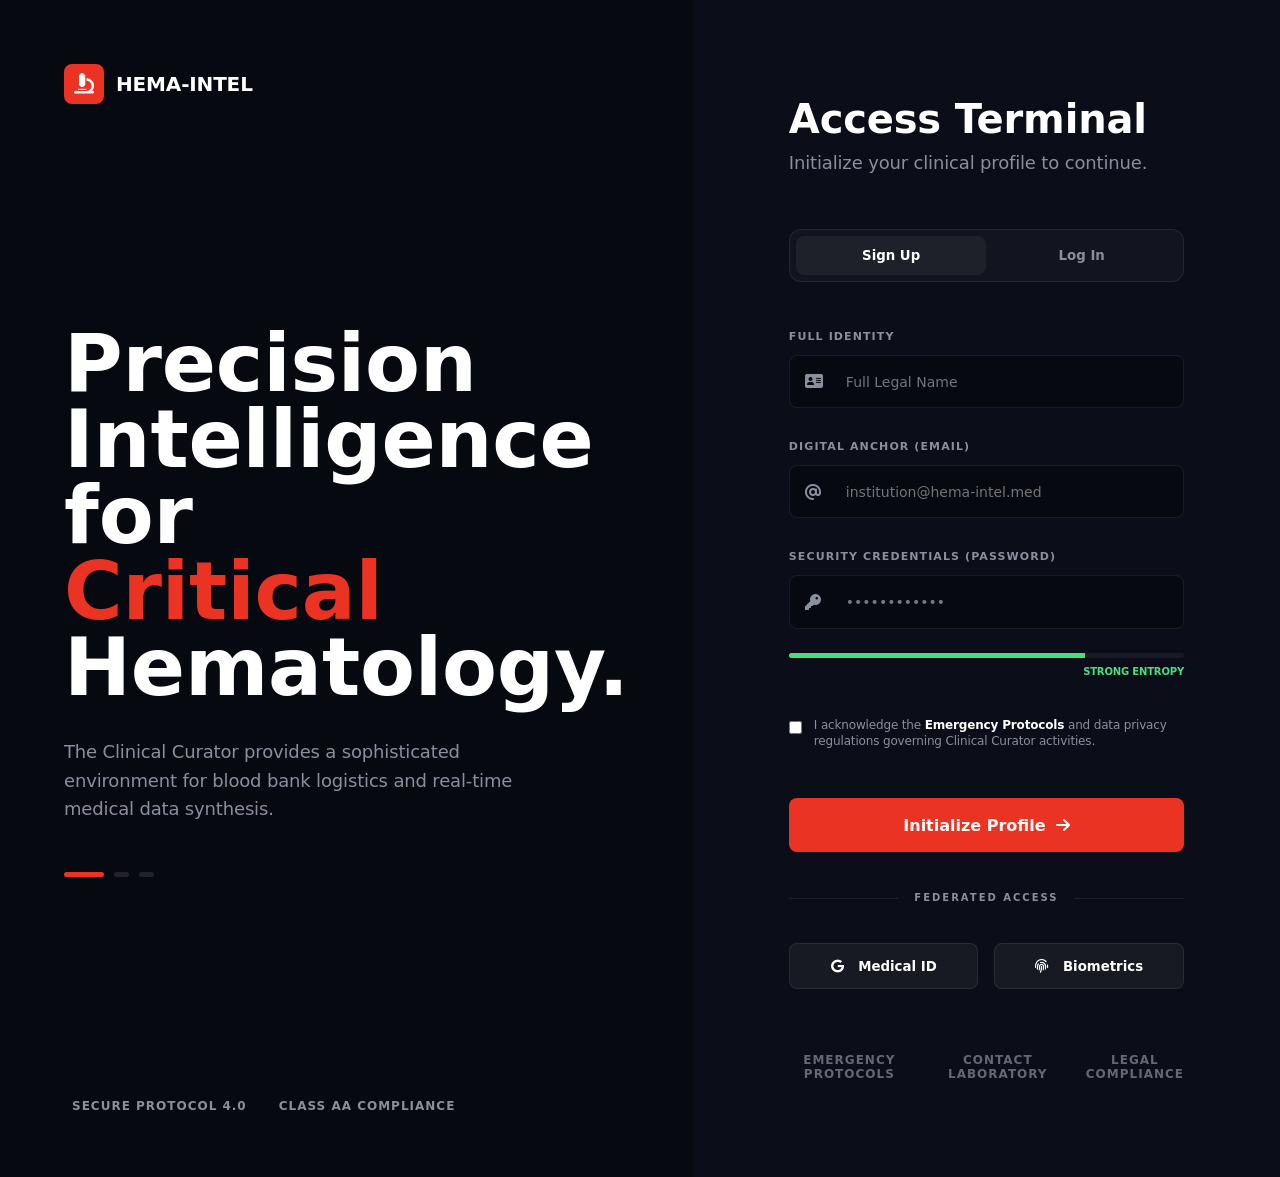
<file: index.html>
<!DOCTYPE html>
<html lang="en">
<head>
    <meta charset="UTF-8">
    <meta name="viewport" content="width=device-width, initial-scale=1.0">
    <title>HEMA-INTEL | Access Terminal</title>
    <link rel="stylesheet" href="styles.css">
    <link rel="stylesheet" href="https://cdnjs.cloudflare.com/ajax/libs/font-awesome/6.4.0/css/all.min.css">
</head>
<body style="min-height: 100vh; display: grid; grid-template-columns: 1fr 1fr;">
    <!-- Branding Section (Right Side from screenshot) -->
    <div style="background: linear-gradient(rgba(7, 9, 17, 0.9), rgba(7, 9, 17, 0.9)), url('https://images.unsplash.com/photo-1579165466541-74e2b493e159?q=80&w=2070&auto=format&fit=crop'); background-size: cover; display: flex; flex-direction: column; justify-content: space-between; padding: 4rem;">
        <div style="display: flex; align-items: center; gap: 12px; font-weight: 800; font-size: 1.25rem;">
            <div style="background: var(--accent-red); width: 40px; height: 40px; border-radius: 8px; display: flex; align-items: center; justify-content: center;">
                <i class="fa-solid fa-microscope" style="color: white; font-size: 1.25rem;"></i>
            </div>
            HEMA-INTEL
        </div>
        
        <div>
            <h1 style="font-size: 5rem; font-weight: 800; line-height: 0.95; margin-bottom: 2rem;">Precision<br>Intelligence for<br><span style="color: var(--accent-red);">Critical</span><br>Hematology.</h1>
            <p style="color: var(--text-secondary); max-width: 500px; font-size: 1.125rem; line-height: 1.6;">The Clinical Curator provides a sophisticated environment for blood bank logistics and real-time medical data synthesis.</p>
            <div style="display: flex; gap: 10px; margin-top: 3rem;">
                <div style="width: 40px; height: 5px; background: var(--accent-red); border-radius: 999px;"></div>
                <div style="width: 15px; height: 5px; background: rgba(255, 255, 255, 0.1); border-radius: 999px;"></div>
                <div style="width: 15px; height: 5px; background: rgba(255, 255, 255, 0.1); border-radius: 999px;"></div>
            </div>
        </div>

        <div style="font-size: 0.75rem; color: var(--text-secondary); display: flex; gap: 2rem; font-weight: 700; text-transform: uppercase; letter-spacing: 1px;">
            <div style="display: flex; align-items: center; gap: 8px;"><i class="fa-solid fa-shield-check" style="color: var(--accent-red);"></i> SECURE PROTOCOL 4.0</div>
            <div>CLASS AA COMPLIANCE</div>
        </div>
    </div>

    <!-- Login Form Section (Left Side from screenshot) -->
    <div style="padding: 6rem; display: flex; flex-direction: column; justify-content: center; background: #0b0d18;">
        <div style="max-width: 440px; margin: 0 auto; width: 100%;">
            <header style="margin-bottom: 3.5rem;">
                <h2 style="font-size: 2.5rem; font-weight: 800; margin-bottom: 10px;">Access Terminal</h2>
                <p style="color: var(--text-secondary); font-size: 1.125rem;">Initialize your clinical profile to continue.</p>
            </header>

            <div style="display: grid; grid-template-columns: 1fr 1fr; background: rgba(255, 255, 255, 0.03); border-radius: 12px; padding: 6px; margin-bottom: 3rem; border: 1px solid var(--border-color);">
                <button style="background: rgba(255, 255, 255, 0.05); color: white; border: none; padding: 0.75rem; border-radius: 8px; font-weight: 700; cursor: pointer;">Sign Up</button>
                <button style="background: transparent; color: var(--text-secondary); border: none; padding: 0.75rem; border-radius: 8px; font-weight: 700; cursor: pointer;">Log In</button>
            </div>

            <form id="loginForm">
                <div style="margin-bottom: 2rem;">
                    <label class="label-clinical">Full Identity</label>
                    <div style="position: relative;">
                        <i class="fa-solid fa-address-card" style="position: absolute; left: 1rem; top: 1.15rem; color: var(--text-secondary);"></i>
                        <input type="text" class="terminal-input" placeholder="Full Legal Name" style="padding-left: 3.5rem;" required>
                    </div>
                </div>

                <div style="margin-bottom: 2rem;">
                    <label class="label-clinical">Digital Anchor (Email)</label>
                    <div style="position: relative;">
                        <i class="fa-solid fa-at" style="position: absolute; left: 1rem; top: 1.15rem; color: var(--text-secondary);"></i>
                        <input type="email" class="terminal-input" placeholder="institution@hema-intel.med" style="padding-left: 3.5rem;" required>
                    </div>
                </div>

                <div style="margin-bottom: 1.5rem;">
                    <label class="label-clinical">Security Credentials (Password)</label>
                    <div style="position: relative;">
                        <i class="fa-solid fa-key" style="position: absolute; left: 1rem; top: 1.15rem; color: var(--text-secondary);"></i>
                        <input type="password" class="terminal-input" placeholder="••••••••••••" style="padding-left: 3.5rem;" required>
                    </div>
                </div>

                <div style="margin-bottom: 2.5rem;">
                    <div style="width: 100%; height: 5px; background: rgba(255, 255, 255, 0.05); border-radius: 999px; position: relative; overflow: hidden;">
                        <div style="position: absolute; left: 0; top: 0; height: 100%; width: 75%; background: #4ade80;"></div>
                    </div>
                    <div style="display: flex; justify-content: flex-end; margin-top: 8px; font-size: 0.625rem; font-weight: 900; color: #4ade80; text-transform: uppercase;">Strong Entropy</div>
                </div>

                <div style="display: flex; align-items: start; gap: 12px; margin-bottom: 3rem;">
                    <input type="checkbox" style="margin-top: 4px;" required>
                    <p style="font-size: 0.75rem; line-height: 1.4; color: var(--text-secondary);">I acknowledge the <span style="font-weight: 800; color: white;">Emergency Protocols</span> and data privacy regulations governing Clinical Curator activities.</p>
                </div>

                <button type="submit" class="btn-clinical" style="margin-bottom: 2.5rem;">Initialize Profile <i class="fa-solid fa-arrow-right"></i></button>

                <div style="text-align: center; color: var(--text-secondary); font-size: 0.625rem; font-weight: 800; text-transform: uppercase; letter-spacing: 2px; margin-bottom: 2.5rem; position: relative;">
                    <span style="background: #0b0d18; padding: 0 1rem; z-index: 10; position: relative;">Federated Access</span>
                    <div style="position: absolute; top: 50%; width: 100%; height: 1px; background: var(--border-color); left: 0;"></div>
                </div>

                <div style="display: grid; grid-template-columns: 1fr 1fr; gap: 1rem; margin-bottom: 4rem;">
                    <button class="btn-secondary"><i class="fa-brands fa-google" style="margin-right: 10px;"></i> Medical ID</button>
                    <button class="btn-secondary"><i class="fa-solid fa-fingerprint" style="margin-right: 10px;"></i> Biometrics</button>
                </div>
            </form>

            <footer style="text-align: center; font-size: 0.75rem; color: var(--text-secondary); text-transform: uppercase; letter-spacing: 1px; font-weight: 700; display: flex; justify-content: center; gap: 2rem;">
                <a href="#" style="color: inherit; text-decoration: none; opacity: 0.7;">Emergency Protocols</a>
                <a href="#" style="color: inherit; text-decoration: none; opacity: 0.7;">Contact Laboratory</a>
                <a href="#" style="color: inherit; text-decoration: none; opacity: 0.7;">Legal Compliance</a>
            </footer>
        </div>
    </div>

    <script>
        document.getElementById('loginForm').addEventListener('submit', function(e) {
            e.preventDefault();
            const btn = e.target.querySelector('button');
            btn.innerHTML = '<i class="fa-solid fa-spinner fa-spin"></i> PRE-SYNCING...';
            setTimeout(() => {
                window.location.href = 'dashboard.html';
            }, 1000);
        });
    </script>
</body>
</html>
</file>
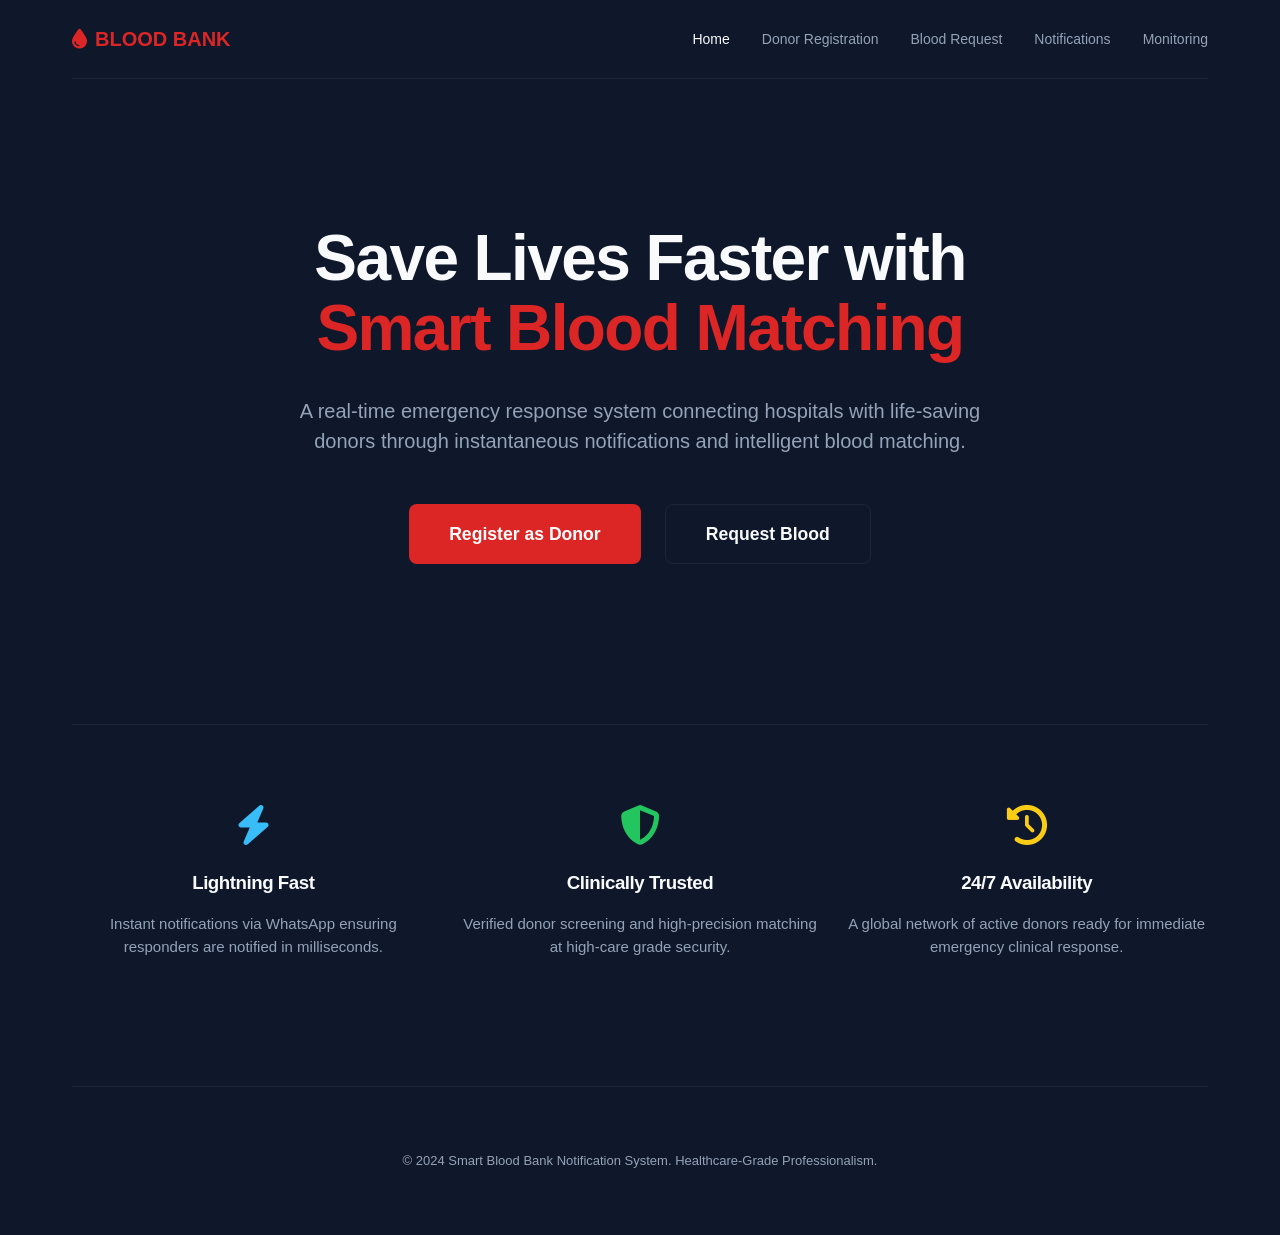
<file: FRONTEND/index.html>
<!DOCTYPE html>
<html lang="en">
<head>
    <meta charset="UTF-8">
    <meta name="viewport" content="width=device-width, initial-scale=1.0">
    <title>Smart Blood Bank | Save Lives Faster</title>
    <link rel="stylesheet" href="styles.css">
    <link rel="stylesheet" href="https://cdnjs.cloudflare.com/ajax/libs/font-awesome/6.4.0/css/all.min.css">
</head>
<body>
    <div class="container">
        <nav class="navbar">
            <div class="logo">
                <i class="fa-solid fa-droplet"></i> BLOOD BANK
            </div>
            <div class="nav-links">
                <a href="index.html" class="nav-link active">Home</a>
                <a href="register.html" class="nav-link">Donor Registration</a>
                <a href="request.html" class="nav-link">Blood Request</a>
                <a href="dashboard.html" class="nav-link">Notifications</a>
                <a href="admin.html" class="nav-link">Monitoring</a>
            </div>
        </nav>

        <section class="hero" style="text-align: center; padding: 6rem 0;">
            <h1 style="font-size: 4rem; line-height: 1.1; margin-bottom: 2rem;">Save Lives Faster with<br><span style="color: var(--primary);">Smart Blood Matching</span></h1>
            <p style="font-size: 1.25rem; color: var(--text-muted); max-width: 700px; margin: 0 auto; margin-bottom: 3rem;">A real-time emergency response system connecting hospitals with life-saving donors through instantaneous notifications and intelligent blood matching.</p>
            <div style="display: flex; gap: 1.5rem; justify-content: center;">
                <a href="register.html" class="btn btn-primary" style="padding: 1rem 2.5rem; font-size: 1.1rem;">Register as Donor</a>
                <a href="request.html" class="btn btn-outline" style="padding: 1rem 2.5rem; font-size: 1.1rem;">Request Blood</a>
            </div>
        </section>

        <section class="trust-indicators grid grid-3" style="margin-top: 4rem; text-align: center; border-top: 1px solid var(--border); padding-top: 5rem;">
            <div class="indicator">
                <i class="fa-solid fa-bolt" style="font-size: 2.5rem; color: var(--accent); margin-bottom: 1.5rem;"></i>
                <h3 style="margin-bottom: 1rem;">Lightning Fast</h3>
                <p style="color: var(--text-muted); font-size: 0.9375rem;">Instant notifications via WhatsApp ensuring responders are notified in milliseconds.</p>
            </div>
            <div class="indicator">
                <i class="fa-solid fa-shield-halved" style="font-size: 2.5rem; color: var(--success); margin-bottom: 1.5rem;"></i>
                <h3 style="margin-bottom: 1rem;">Clinically Trusted</h3>
                <p style="color: var(--text-muted); font-size: 0.9375rem;">Verified donor screening and high-precision matching at high-care grade security.</p>
            </div>
            <div class="indicator">
                <i class="fa-solid fa-clock-rotate-left" style="font-size: 2.5rem; color: var(--warning); margin-bottom: 1.5rem;"></i>
                <h3 style="margin-bottom: 1rem;">24/7 Availability</h3>
                <p style="color: var(--text-muted); font-size: 0.9375rem;">A global network of active donors ready for immediate emergency clinical response.</p>
            </div>
        </section>

        <footer style="margin-top: 8rem; padding: 4rem 0; text-align: center; border-top: 1px solid var(--border); font-size: 0.8125rem; color: var(--text-muted);">
            <p>© 2024 Smart Blood Bank Notification System. Healthcare-Grade Professionalism.</p>
        </footer>
    </div>
</body>
</html>
</file>
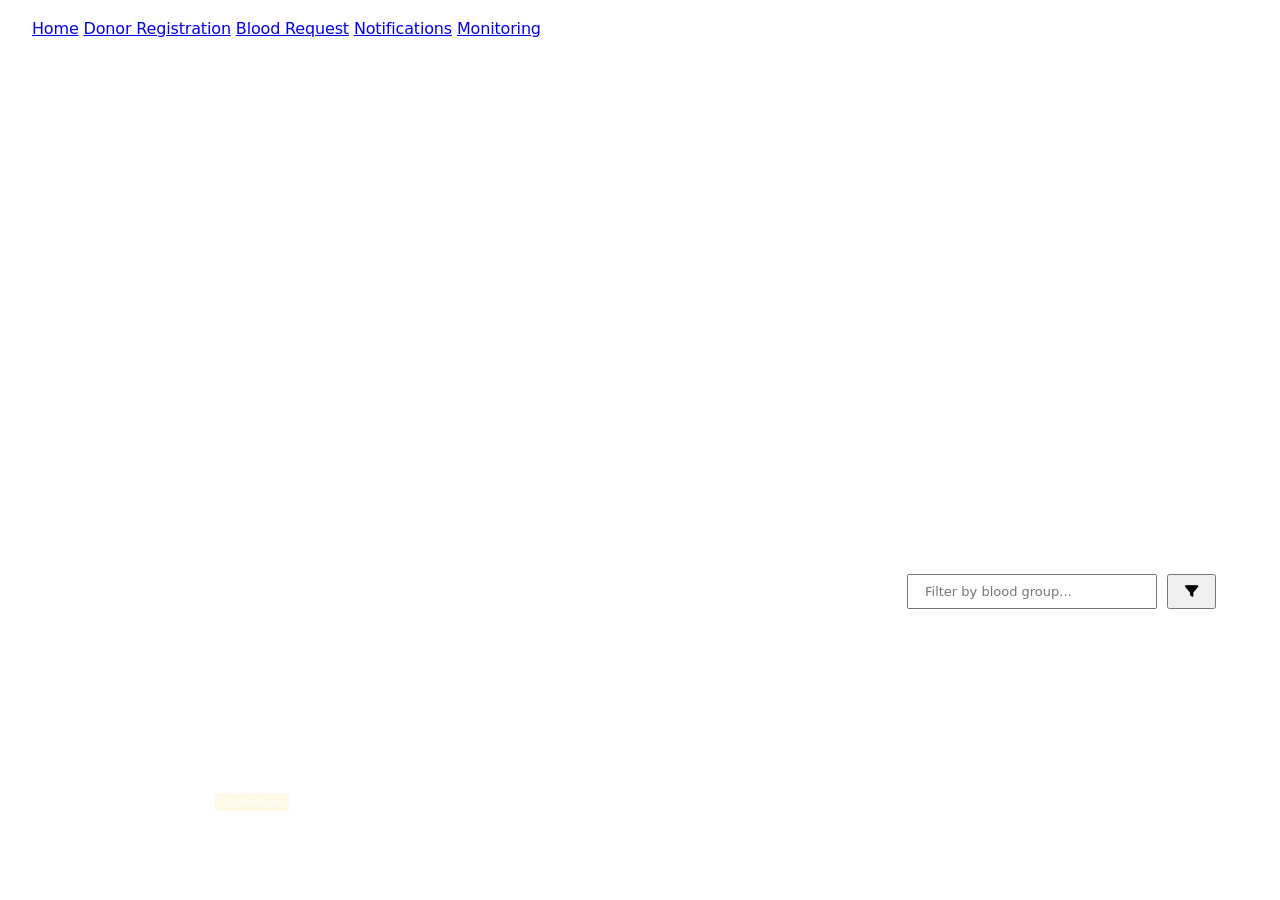
<file: admin.html>
<!DOCTYPE html>
<html lang="en">
<head>
    <meta charset="UTF-8">
    <meta name="viewport" content="width=device-width, initial-scale=1.0">
    <title>Monitoring Panel | Smart Blood Bank</title>
    <link rel="stylesheet" href="styles.css">
    <link rel="stylesheet" href="https://cdnjs.cloudflare.com/ajax/libs/font-awesome/6.4.0/css/all.min.css">
</head>
<body style="background-color: var(--bg-main);">
    <div class="container">
        <nav class="navbar">
            <div class="logo">
                <i class="fa-solid fa-droplet"></i> BLOOD BANK
            </div>
            <div class="nav-links">
                <a href="index.html" class="nav-link">Home</a>
                <a href="register.html" class="nav-link">Donor Registration</a>
                <a href="request.html" class="nav-link">Blood Request</a>
                <a href="dashboard.html" class="nav-link">Notifications</a>
                <a href="admin.html" class="nav-link active">Monitoring</a>
            </div>
        </nav>

        <main style="padding: 4rem 0;">
            <div style="margin-bottom: 3rem;">
                <h1 style="font-size: 2.25rem; margin-bottom: 0.5rem;">Admin / Monitoring Panel</h1>
                <p style="font-size: 0.9375rem; color: var(--text-muted);">Overview of clinical operational metrics and recent demand cycles.</p>
            </div>

            <div class="grid grid-3" style="margin-bottom: 4rem;">
                <div class="card" style="text-align: center;">
                    <div style="font-size: 0.75rem; color: var(--text-muted); text-transform: uppercase; margin-bottom: 0.5rem; letter-spacing: 1px;">Total Donors</div>
                    <div style="font-size: 2.5rem; font-weight: 800;">12,482</div>
                    <div style="font-size: 0.75rem; color: var(--success); margin-top: 5px;">+14% from last month</div>
                </div>
                <div class="card" style="text-align: center;">
                    <div style="font-size: 0.75rem; color: var(--text-muted); text-transform: uppercase; margin-bottom: 0.5rem; letter-spacing: 1px;">Active Donors</div>
                    <div style="font-size: 2.5rem; font-weight: 800;">3,105</div>
                    <div style="font-size: 0.75rem; color: var(--text-muted); margin-top: 5px;"><i class="fa-solid fa-circle dot-active"></i> Online</div>
                </div>
                <div class="card" style="text-align: center;">
                    <div style="font-size: 0.75rem; color: var(--text-muted); text-transform: uppercase; margin-bottom: 0.5rem; letter-spacing: 1px;">Requests Today</div>
                    <div style="font-size: 2.5rem; font-weight: 800;">14</div>
                    <div style="font-size: 0.75rem; color: var(--primary); margin-top: 5px;">4 Critical Pending</div>
                </div>
            </div>

            <div class="card" style="padding: 0;">
                <div style="padding: 2rem; border-bottom: 1px solid var(--border); display: flex; justify-content: space-between; align-items: center;">
                    <h3 style="font-size: 1.125rem;">Recent Requests</h3>
                    <div style="display: flex; gap: 10px;">
                        <input type="text" class="input" placeholder="Filter by blood group..." style="padding: 0.5rem 1rem; width: 250px; font-size: 0.8125rem;">
                        <button class="btn btn-outline" style="padding: 0.5rem 1rem;"><i class="fa-solid fa-filter"></i></button>
                    </div>
                </div>
                <div style="overflow-x: auto;">
                    <table style="width: 100%; border-collapse: collapse; text-align: left; font-size: 0.875rem;">
                        <thead>
                            <tr style="background: rgba(255, 255, 255, 0.02); border-bottom: 1px solid var(--border);">
                                <th style="padding: 1.5rem 2rem; color: var(--text-muted);">ID</th>
                                <th style="padding: 1.5rem 2rem; color: var(--text-muted);">Blood Group</th>
                                <th style="padding: 1.5rem 2rem; color: var(--text-muted);">Facility</th>
                                <th style="padding: 1.5rem 2rem; color: var(--text-muted);">Urgency</th>
                                <th style="padding: 1.5rem 2rem; color: var(--text-muted);">Contact Number</th>
                                <th style="padding: 1.5rem 2rem; color: var(--text-muted);">Status</th>
                            </tr>
                        </thead>
                        <tbody>
                            <tr style="border-bottom: 1px solid var(--border);">
                                <td style="padding: 1.5rem 2rem;">#44201</td>
                                <td style="padding: 1.5rem 2rem;"><span class="badge badge-red" style="padding: 0.2rem 0.5rem; font-size: 0.65rem;">O- Negative</span></td>
                                <td style="padding: 1.5rem 2rem;">Royal London Hospital</td>
                                <td style="padding: 1.5rem 2rem;"><span style="color: var(--primary); font-weight: 700;">Critical</span></td>
                                <td style="padding: 1.5rem 2rem;">+1 (555) 012-3456</td>
                                <td style="padding: 1.5rem 2rem;"><span style="color: var(--secondary); opacity: 0.6;">Matching...</span></td>
                            </tr>
                            <tr style="border-bottom: 1px solid var(--border);">
                                <td style="padding: 1.5rem 2rem;">#44202</td>
                                <td style="padding: 1.5rem 2rem;"><span class="badge badge-blue" style="padding: 0.2rem 0.5rem; font-size: 0.65rem; color: var(--warning); background: rgba(250, 204, 21, 0.1);">A+ Positive</span></td>
                                <td style="padding: 1.5rem 2rem;">St. Mary's Clinic</td>
                                <td style="padding: 1.5rem 2rem;"><span style="color: var(--warning); font-weight: 700;">Urgent</span></td>
                                <td style="padding: 1.5rem 2rem;">+1 (555) 987-6543</td>
                                <td style="padding: 1.5rem 2rem;"><span style="color: var(--success); font-weight: 700;">In Transit</span></td>
                            </tr>
                        </tbody>
                    </table>
                </div>
            </div>
        </main>
    </div>
</body>
</html>
</file>
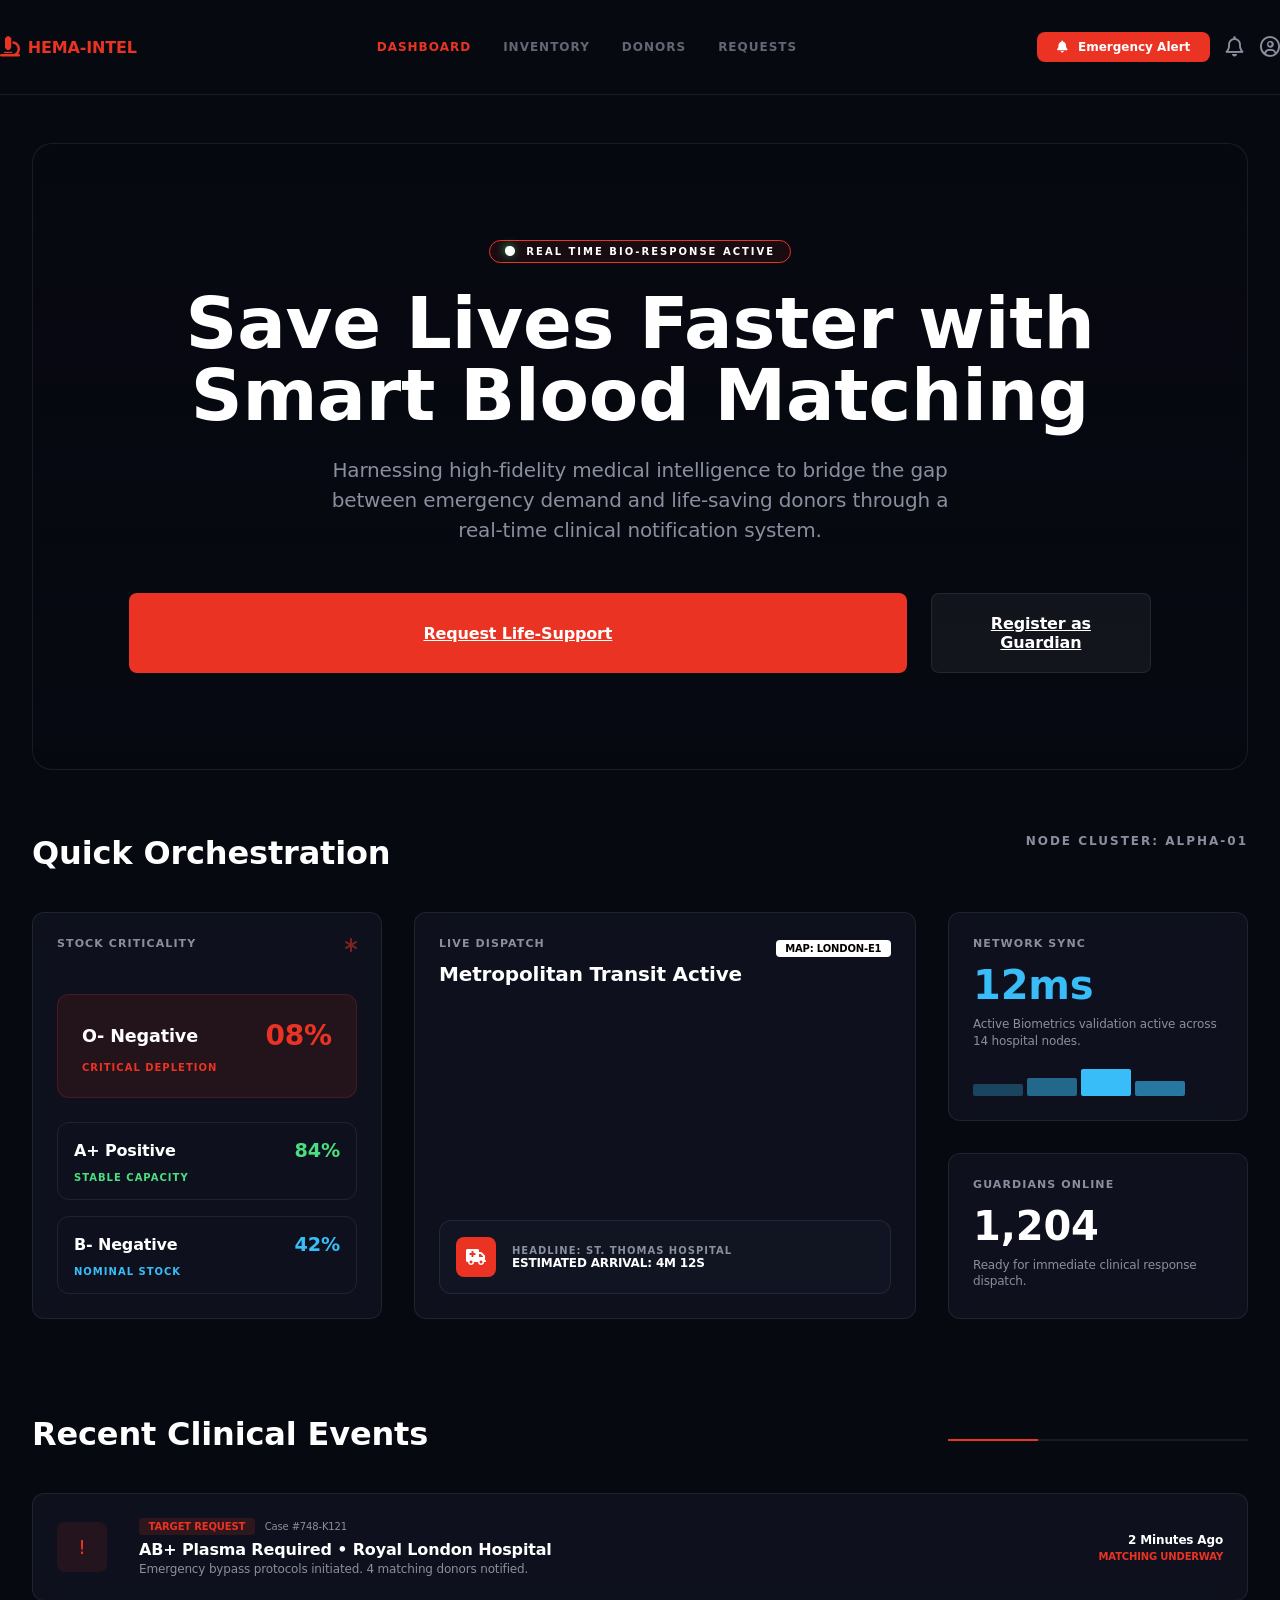
<file: dashboard.html>
<!DOCTYPE html>
<html lang="en">
<head>
    <meta charset="UTF-8">
    <meta name="viewport" content="width=device-width, initial-scale=1.0">
    <title>HEMA-INTEL | Clinical Hub</title>
    <link rel="stylesheet" href="styles.css">
    <link rel="stylesheet" href="https://cdnjs.cloudflare.com/ajax/libs/font-awesome/6.4.0/css/all.min.css">
</head>
<body>
    <header class="container" style="display: flex; justify-content: space-between; align-items: center; padding: 2rem 0; border-bottom: 1px solid var(--border-color); margin-bottom: 3rem;">
        <div style="font-weight: 800; color: var(--accent-red); display: flex; align-items: center; gap: 8px;">
            <i class="fa-solid fa-microscope" style="font-size: 1.25rem;"></i> HEMA-INTEL
        </div>
        <nav style="display: flex; gap: 2rem; font-size: 0.75rem; font-weight: 800; text-transform: uppercase; letter-spacing: 1px;">
            <a href="dashboard.html" style="color: var(--accent-red); text-decoration: none;">Dashboard</a>
            <a href="#" style="color: var(--text-secondary); text-decoration: none; opacity: 0.7;">Inventory</a>
            <a href="#" style="color: var(--text-secondary); text-decoration: none; opacity: 0.7;">Donors</a>
            <a href="request.html" style="color: var(--text-secondary); text-decoration: none; opacity: 0.7;">Requests</a>
        </nav>
        <div style="display: flex; gap: 1rem; align-items: center;">
            <button class="btn-clinical" style="padding: 0.5rem 1.25rem; font-size: 0.75rem;"><i class="fa-solid fa-bell"></i> Emergency Alert</button>
            <i class="fa-regular fa-bell" style="color: var(--text-secondary); font-size: 1.25rem; cursor: pointer;"></i>
            <i class="fa-regular fa-circle-user" style="color: var(--text-secondary); font-size: 1.25rem; cursor: pointer;"></i>
        </div>
    </header>

    <main class="container">
        <!-- Hero Section -->
        <section style="background: linear-gradient(rgba(7, 9, 17, 0.6), rgba(7, 9, 17, 0.9)), url('https://images.unsplash.com/photo-1519494140681-8b17d830a3e9?q=80&w=2070&auto=format&fit=crop'); background-size: cover; background-position: center; border-radius: 20px; padding: 6rem; margin-bottom: 4rem; text-align: center; border: 1px solid var(--border-color); position: relative; overflow: hidden;">
            <div style="background: rgba(234, 51, 35, 0.08); border: 1px solid var(--accent-red); padding: 5px 15px; border-radius: 99px; font-size: 0.625rem; font-weight: 900; text-transform: uppercase; letter-spacing: 2px; width: fit-content; margin: 0 auto 1.5rem auto;">
                <i class="fa-solid fa-circle dot-live"></i> Real Time Bio-Response Active
            </div>
            <h1 style="font-size: 4.5rem; font-weight: 800; line-height: 1; margin-bottom: 1.5rem;">Save Lives Faster with<br><span style="color: var(--text-primary);">Smart Blood Matching</span></h1>
            <p style="color: var(--text-secondary); max-width: 650px; margin: 0 auto 3rem auto; font-size: 1.25rem; line-height: 1.5;">Harnessing high-fidelity medical intelligence to bridge the gap between emergency demand and life-saving donors through a real-time clinical notification system.</p>
            <div style="display: flex; gap: 1.5rem; justify-content: center;">
                <a href="request.html" class="btn-clinical" style="padding: 1.25rem 2.5rem; font-size: 1rem;">Request Life-Support</a>
                <a href="register.html" class="btn-secondary" style="padding: 1.25rem 2.5rem; font-size: 1rem;">Register as Guardian</a>
            </div>
        </section>

        <!-- Quick Orchestration -->
        <section style="margin-bottom: 6rem;">
            <div style="display: flex; justify-content: space-between; margin-bottom: 2.5rem;">
                <h2 style="font-size: 2rem; font-weight: 800;">Quick Orchestration</h2>
                <div style="font-size: 0.75rem; font-weight: 900; color: var(--text-secondary); text-transform: uppercase; letter-spacing: 2px;">Node Cluster: Alpha-01</div>
            </div>

            <div style="display: grid; grid-template-columns: 350px 1fr 300px; gap: 2rem;">
                <!-- Stock Criticality -->
                <div class="glass-card">
                    <div style="display: flex; justify-content: space-between; align-items: start; margin-bottom: 2rem;">
                        <span class="label-clinical">Stock Criticality</span>
                        <i class="fa-solid fa-asterisk" style="color: var(--accent-red); opacity: 0.5;"></i>
                    </div>
                    
                    <div style="background: rgba(234, 51, 35, 0.1); padding: 1.5rem; border-radius: 12px; margin-bottom: 1.5rem; border: 1px solid rgba(234, 51, 35, 0.2);">
                        <div style="display: flex; justify-content: space-between; align-items: center; margin-bottom: 10px;">
                            <h3 style="font-size: 1.1rem; font-weight: 800;">O- Negative</h3>
                            <span style="font-size: 1.75rem; font-weight: 900; color: var(--accent-red);">08%</span>
                        </div>
                        <div style="font-size: 0.625rem; font-weight: 900; color: var(--accent-red); text-transform: uppercase; letter-spacing: 1px;">Critical Depletion</div>
                    </div>

                    <div style="padding: 1rem; border-radius: 12px; margin-bottom: 1rem; border: 1px solid var(--border-color);">
                        <div style="display: flex; justify-content: space-between; align-items: center; margin-bottom: 10px;">
                            <span style="font-weight: 800; font-size: 1rem;">A+ Positive</span>
                            <span style="font-size: 1.2rem; font-weight: 900; color: #4ade80;">84%</span>
                        </div>
                        <div style="font-size: 0.625rem; font-weight: 900; color: #4ade80; text-transform: uppercase; letter-spacing: 1px;">Stable Capacity</div>
                    </div>

                    <div style="padding: 1rem; border-radius: 12px; border: 1px solid var(--border-color);">
                        <div style="display: flex; justify-content: space-between; align-items: center; margin-bottom: 10px;">
                            <span style="font-weight: 800; font-size: 1rem;">B- Negative</span>
                            <span style="font-size: 1.2rem; font-weight: 900; color: var(--accent-blue);">42%</span>
                        </div>
                        <div style="font-size: 0.625rem; font-weight: 900; color: var(--accent-blue); text-transform: uppercase; letter-spacing: 1px;">Nominal Stock</div>
                    </div>
                </div>

                <!-- Live Dispatch Map -->
                <div class="glass-card" style="padding: 0; position: relative;">
                    <div style="position: absolute; top: 1.5rem; left: 1.5rem; z-index: 10;">
                        <span class="label-clinical">Live Dispatch</span>
                        <h3 style="font-size: 1.25rem; font-weight: 800;">Metropolitan Transit Active</h3>
                    </div>
                    <div style="position: absolute; top: 1.5rem; right: 1.5rem; z-index: 10;">
                        <span class="badge-surgical" style="background: white; color: black;">Map: London-E1</span>
                    </div>
                    <div style="width: 100%; height: 100%; background: url('https://user-images.githubusercontent.com/13155700/69022646-608f6580-096d-11ea-8ba0-0b6dc3261a8f.png') center cover; opacity: 0.3; border-radius: 12px;"></div>
                    <div style="position: absolute; bottom: 1.5rem; left: 1.5rem; right: 1.5rem; z-index: 10;">
                        <div class="glass-card" style="display: flex; align-items: center; gap: 1rem; padding: 1rem; background: rgba(18, 22, 35, 0.95);">
                            <div style="background: var(--accent-red); width: 40px; height: 40px; border-radius: 8px; display: flex; align-items: center; justify-content: center;">
                                <i class="fa-solid fa-truck-medical" style="color: white;"></i>
                            </div>
                            <div>
                                <p style="font-size: 0.625rem; font-weight: 800; color: var(--text-secondary); text-transform: uppercase; letter-spacing: 1px;">Headline: St. Thomas Hospital</p>
                                <p style="font-size: 0.75rem; font-weight: 800;">ESTIMATED ARRIVAL: 4M 12S</p>
                            </div>
                        </div>
                    </div>
                </div>

                <!-- Network Sync Stats -->
                <div style="display: flex; flex-direction: column; gap: 2rem;">
                    <div class="glass-card" style="flex: 1;">
                        <span class="label-clinical">Network Sync</span>
                        <div style="font-size: 2.5rem; font-weight: 900; color: var(--accent-blue); margin: 0.5rem 0;">12ms</div>
                        <p style="font-size: 0.75rem; color: var(--text-secondary); line-height: 1.4;">Active Biometrics validation active across 14 hospital nodes.</p>
                        <div style="display: flex; gap: 4px; align-items: flex-end; height: 30px; margin-top: 1rem;">
                            <div style="height: 40%; width: 20%; background: var(--accent-blue); opacity: 0.3; border-radius: 2px;"></div>
                            <div style="height: 60%; width: 20%; background: var(--accent-blue); opacity: 0.5; border-radius: 2px;"></div>
                            <div style="height: 90%; width: 20%; background: var(--accent-blue); border-radius: 2px;"></div>
                            <div style="height: 50%; width: 20%; background: var(--accent-blue); opacity: 0.6; border-radius: 2px;"></div>
                        </div>
                    </div>
                    <div class="glass-card" style="flex: 1;">
                        <span class="label-clinical">Guardians Online</span>
                        <div style="font-size: 2.5rem; font-weight: 900; color: white; margin: 0.5rem 0;">1,204</div>
                        <p style="font-size: 0.75rem; color: var(--text-secondary); line-height: 1.4;">Ready for immediate clinical response dispatch.</p>
                    </div>
                </div>
            </div>
        </section>

        <!-- Events Log -->
        <section style="margin-bottom: 8rem;">
            <div style="display: flex; justify-content: space-between; margin-bottom: 2.5rem;">
                <h2 style="font-size: 2rem; font-weight: 800;">Recent Clinical Events</h2>
                <div style="width: 300px; height: 2px; background: var(--border-color); align-self: flex-start; margin-top: 1.5rem;">
                    <div style="width: 30%; height: 100%; background: var(--accent-red);"></div>
                </div>
            </div>

            <div style="display: flex; flex-direction: column; gap: 1rem;">
                <!-- Event 1 -->
                <div class="glass-card" style="display: flex; align-items: center; justify-content: space-between;">
                    <div style="display: flex; align-items: center; gap: 2rem;">
                        <div style="width: 50px; height: 50px; background: rgba(234, 51, 35, 0.1); border-radius: 8px; display: flex; align-items: center; justify-content: center; font-size: 1.25rem; color: var(--accent-red);">!</div>
                        <div>
                            <div style="display: flex; align-items: center; gap: 10px; margin-bottom: 5px;">
                                <span class="badge-surgical">Target Request</span>
                                <span style="font-size: 0.625rem; color: var(--text-secondary);">Case #748-K121</span>
                            </div>
                            <h4 style="font-size: 1rem;">AB+ Plasma Required • Royal London Hospital</h4>
                            <p style="font-size: 0.75rem; color: var(--text-secondary); margin-top: 3px;">Emergency bypass protocols initiated. 4 matching donors notified.</p>
                        </div>
                    </div>
                    <div style="text-align: right;">
                        <div style="font-size: 0.75rem; font-weight: 800; margin-bottom: 4px;">2 Minutes Ago</div>
                        <div style="font-size: 0.625rem; color: var(--accent-red); font-weight: 900; text-transform: uppercase;">Matching Underway</div>
                    </div>
                </div>
            </div>
        </section>
    </main>
</body>
</html>
</file>
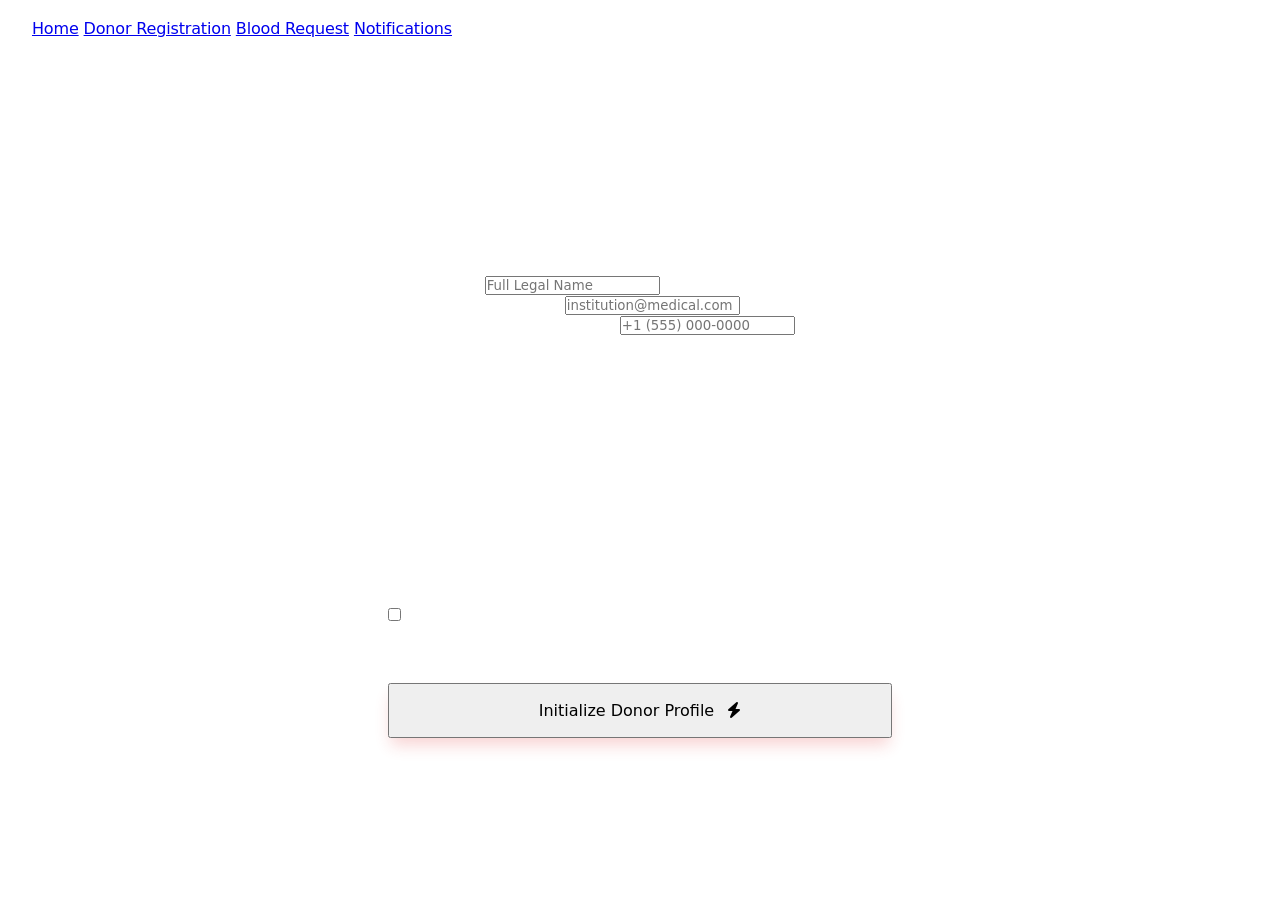
<file: register.html>
<!DOCTYPE html>
<html lang="en">
<head>
    <meta charset="UTF-8">
    <meta name="viewport" content="width=device-width, initial-scale=1.0">
    <title>Donor Registration | Smart Blood Bank</title>
    <link rel="stylesheet" href="styles.css">
    <link rel="stylesheet" href="https://cdnjs.cloudflare.com/ajax/libs/font-awesome/6.4.0/css/all.min.css">
</head>
<body style="background-color: var(--bg-main);">
    <div class="container">
        <nav class="navbar">
            <div class="logo">
                <i class="fa-solid fa-droplet"></i> BLOOD BANK
            </div>
            <div class="nav-links">
                <a href="index.html" class="nav-link">Home</a>
                <a href="register.html" class="nav-link active">Donor Registration</a>
                <a href="request.html" class="nav-link">Blood Request</a>
                <a href="dashboard.html" class="nav-link">Notifications</a>
            </div>
        </nav>

        <main style="max-width: 600px; margin: 0 auto; padding: 4rem 0;">
            <div class="card" style="padding: 3rem;">
                <h1 style="font-size: 2.25rem; margin-bottom: 0.5rem;">Register as a Donor</h1>
                <p style="font-size: 0.9375rem; color: var(--text-muted); margin-bottom: 2.5rem;">Join a network of lifesavers. Your contribution can save up to three lives.</p>

                <form id="registerForm">
                    <div class="form-group">
                        <label class="label">Full Identity</label>
                        <input type="text" class="input" placeholder="Full Legal Name" required>
                    </div>

                    <div class="form-group">
                        <label class="label">Digital Anchor (Email)</label>
                        <input type="email" class="input" placeholder="institution@medical.com" required>
                    </div>

                    <div class="form-group">
                        <label class="label">Contact Number (WhatsApp)</label>
                        <input type="tel" class="input" placeholder="+1 (555) 000-0000" required>
                    </div>

                    <div class="form-group">
                        <label class="label">Blood Group</label>
                        <div style="display: grid; grid-template-columns: repeat(4, 1fr); gap: 10px; margin-top: 5px;">
                            <div class="badge badge-blue select-group" style="padding: 1rem; cursor: pointer; text-align: center; border: 1px solid var(--border);">A+</div>
                            <div class="badge badge-blue select-group" style="padding: 1rem; cursor: pointer; text-align: center; border: 1px solid var(--border);">A-</div>
                            <div class="badge badge-blue select-group" style="padding: 1rem; cursor: pointer; text-align: center; border: 1px solid var(--border);">B+</div>
                            <div class="badge badge-blue select-group" style="padding: 1rem; cursor: pointer; text-align: center; border: 1px solid var(--border);">B-</div>
                            <div class="badge badge-blue select-group" style="padding: 1rem; cursor: pointer; text-align: center; border: 1px solid var(--border); background: var(--primary); color: white;">O-</div>
                            <div class="badge badge-blue select-group" style="padding: 1rem; cursor: pointer; text-align: center; border: 1px solid var(--border);">O+</div>
                            <div class="badge badge-blue select-group" style="padding: 1rem; cursor: pointer; text-align: center; border: 1px solid var(--border);">AB+</div>
                            <div class="badge badge-blue select-group" style="padding: 1rem; cursor: pointer; text-align: center; border: 1px solid var(--border);">AB-</div>
                        </div>
                    </div>

                    <div class="form-group" style="margin-top: 2rem;">
                        <label class="label" style="display: flex; align-items: center; justify-content: space-between; margin-bottom: 1rem;">
                            Availability Status 
                            <span style="font-size: 0.625rem; font-weight: 800; color: var(--success);"><i class="fa-solid fa-circle dot-active"></i> ACTIVE</span>
                        </label>
                        <div style="width: 50px; height: 26px; background: var(--success); border-radius: 999px; position: relative; cursor: pointer;">
                            <div style="position: absolute; right: 4px; top: 3px; width: 20px; height: 20px; background: white; border-radius: 50%;"></div>
                        </div>
                    </div>

                    <div style="display: flex; align-items: flex-start; gap: 12px; margin-top: 2.5rem; margin-bottom: 2.5rem;">
                        <input type="checkbox" id="consent" style="margin-top: 4px;" required>
                        <label for="consent" style="font-size: 0.8125rem; color: var(--text-muted); line-height: 1.5;">
                            I consent to receive urgent <span>WhatsApp notifications</span> during high-stakes emergency matching events.
                        </label>
                    </div>

                    <button type="submit" class="btn btn-primary" style="width: 100%; padding: 1rem; font-size: 1rem; box-shadow: 0 10px 15px -3px rgba(220, 38, 38, 0.2);">
                        Initialize Donor Profile <i class="fa-solid fa-bolt" style="margin-left: 8px;"></i>
                    </button>
                </form>
            </div>
        </main>
    </div>

    <script>
        document.querySelectorAll('.select-group').forEach(badge => {
            badge.addEventListener('click', () => {
                document.querySelectorAll('.select-group').forEach(b => {
                    b.style.background = 'rgba(56, 189, 248, 0.1)';
                    b.style.color = '#38bdf8';
                });
                badge.style.background = 'var(--primary)';
                badge.style.color = 'white';
            });
        });

        document.getElementById('registerForm').addEventListener('submit', (e) => {
            e.preventDefault();
            const btn = e.target.querySelector('button');
            btn.innerHTML = '<i class="fa-solid fa-circle-notch fa-spin"></i> Processing...';
            setTimeout(() => {
                btn.innerHTML = '<i class="fa-solid fa-circle-check"></i> Registration Successful';
                btn.style.background = 'var(--success)';
            }, 1000);
        });
    </script>
</body>
</html>
</file>
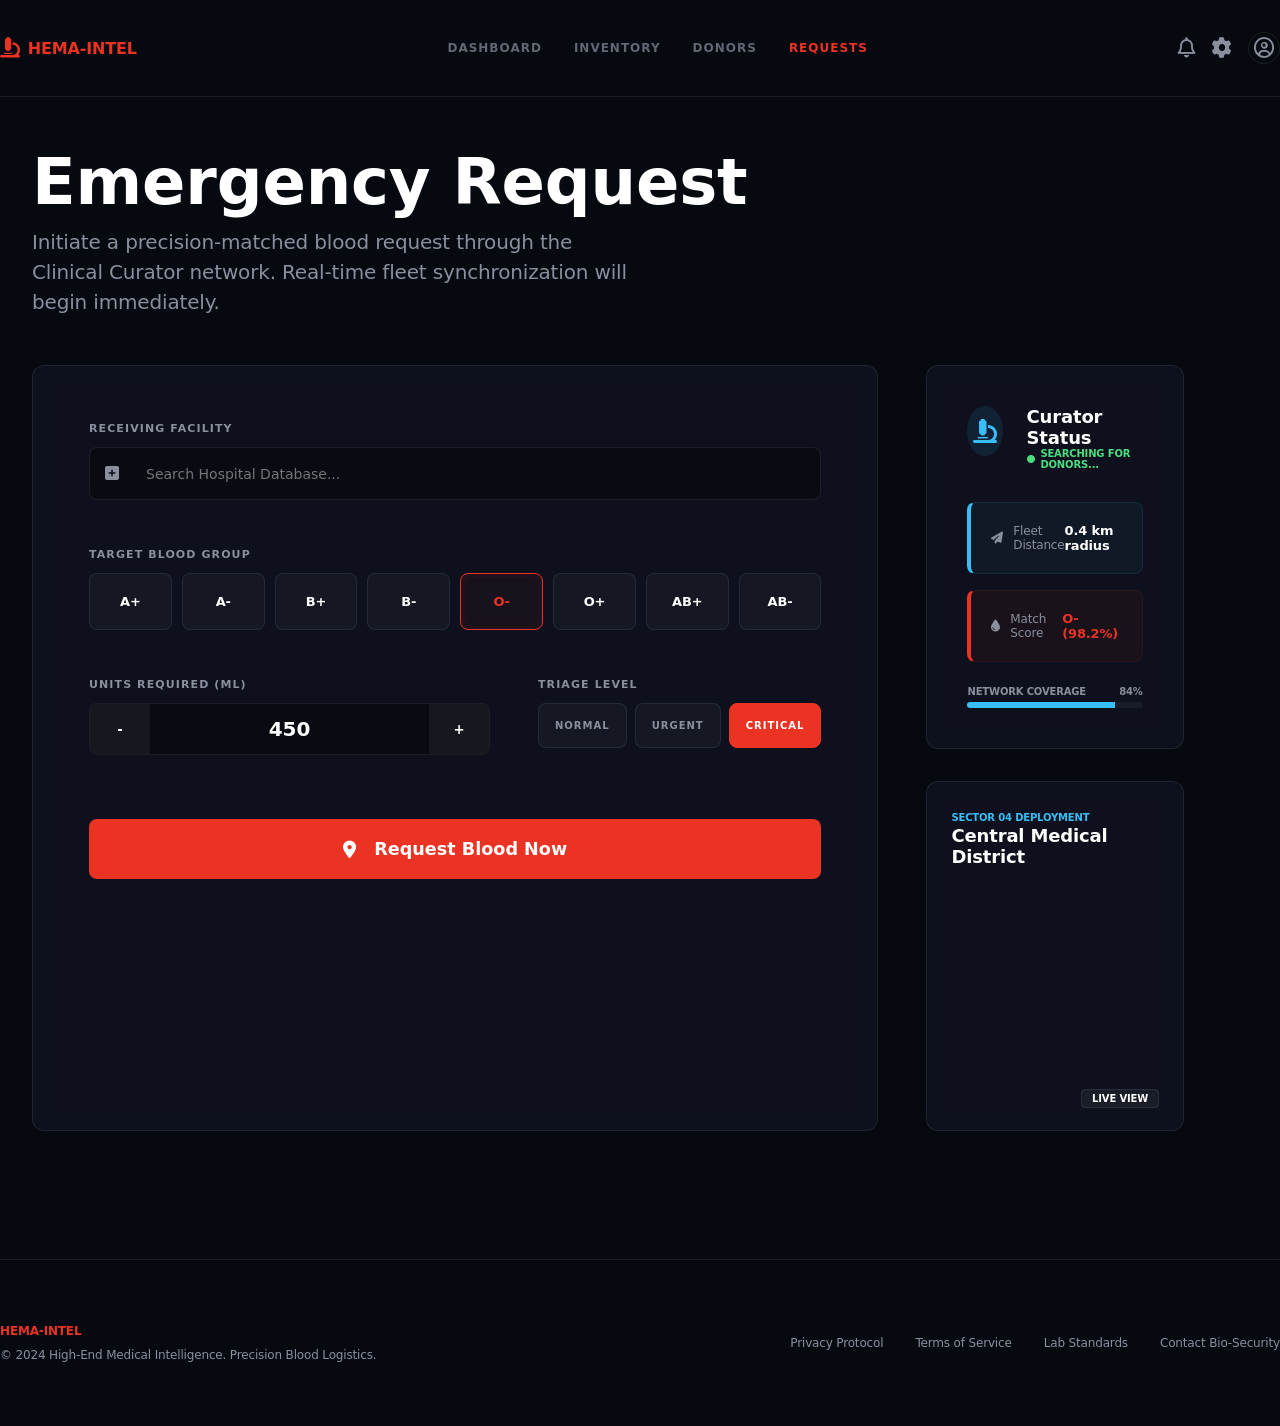
<file: request.html>
<!DOCTYPE html>
<html lang="en">
<head>
    <meta charset="UTF-8">
    <meta name="viewport" content="width=device-width, initial-scale=1.0">
    <title>HEMA-INTEL | Emergency Request</title>
    <link rel="stylesheet" href="styles.css">
    <link rel="stylesheet" href="https://cdnjs.cloudflare.com/ajax/libs/font-awesome/6.4.0/css/all.min.css">
</head>
<body style="min-height: 100vh; background: var(--bg-deep);">
    <header class="container" style="display: flex; justify-content: space-between; align-items: center; padding: 2rem 0; border-bottom: 1px solid var(--border-color); margin-bottom: 3rem;">
        <div style="font-weight: 800; color: var(--accent-red); display: flex; align-items: center; gap: 8px;">
            <i class="fa-solid fa-microscope" style="font-size: 1.25rem;"></i> HEMA-INTEL
        </div>
        <nav style="display: flex; gap: 2rem; font-size: 0.75rem; font-weight: 800; text-transform: uppercase; letter-spacing: 1px;">
            <a href="dashboard.html" style="color: var(--text-secondary); text-decoration: none; opacity: 0.7;">Dashboard</a>
            <a href="#" style="color: var(--text-secondary); text-decoration: none; opacity: 0.7;">Inventory</a>
            <a href="#" style="color: var(--text-secondary); text-decoration: none; opacity: 0.7;">Donors</a>
            <a href="request.html" style="color: var(--accent-red); text-decoration: none;">Requests</a>
        </nav>
        <div style="display: flex; gap: 1rem; align-items: center;">
            <i class="fa-regular fa-bell" style="color: var(--text-secondary); font-size: 1.25rem;"></i>
            <i class="fa-solid fa-gear" style="color: var(--text-secondary); font-size: 1.25rem;"></i>
            <i class="fa-regular fa-circle-user" style="color: var(--text-secondary); font-size: 1.25rem; border-radius: 50%; border: 1px solid var(--border-color); padding: 5px;"></i>
        </div>
    </header>

    <main class="container">
        <div style="display: flex; flex-direction: column; gap: 0.5rem; margin-bottom: 3rem;">
            <h1 style="font-size: 4rem; font-weight: 800;">Emergency Request</h1>
            <p style="color: var(--text-secondary); max-width: 600px; font-size: 1.25rem; line-height: 1.5;">Initiate a precision-matched blood request through the Clinical Curator network. Real-time fleet synchronization will begin immediately.</p>
        </div>

        <div style="display: grid; grid-template-columns: 1.2fr 0.8fr; gap: 3rem;">
            <!-- Left Panel: Request Form -->
            <div class="glass-card" style="padding: 3.5rem;">
                <div style="margin-bottom: 3rem;">
                    <label class="label-clinical">Receiving Facility</label>
                    <div style="position: relative;">
                        <i class="fa-solid fa-square-plus" style="position: absolute; left: 1rem; top: 1.15rem; color: var(--text-secondary);"></i>
                        <input type="text" class="terminal-input" placeholder="Search Hospital Database..." style="padding-left: 3.5rem;">
                    </div>
                </div>

                <div style="margin-bottom: 3rem;">
                    <label class="label-clinical">Target Blood Group</label>
                    <div style="display: grid; grid-template-columns: repeat(8, 1fr); gap: 10px;">
                        <div class="blood-badge">A+</div>
                        <div class="blood-badge">A-</div>
                        <div class="blood-badge">B+</div>
                        <div class="blood-badge">B-</div>
                        <div class="blood-badge active">O-</div>
                        <div class="blood-badge">O+</div>
                        <div class="blood-badge">AB+</div>
                        <div class="blood-badge">AB-</div>
                    </div>
                </div>

                <div style="display: grid; grid-template-columns: 1fr 1fr; gap: 3rem; margin-bottom: 4rem;">
                    <div>
                        <label class="label-clinical">Units Required (ml)</label>
                        <div style="display: flex; background: rgba(0,0,0,0.3); border-radius: 8px; border: 1px solid var(--border-color); overflow: hidden;">
                            <button style="background: rgba(255,255,255,0.05); color: white; border: none; padding: 1.1rem; width: 60px; font-weight: 800; cursor: pointer;">-</button>
                            <input type="text" style="background: transparent; color: white; border: none; flex: 1; text-align: center; font-weight: 800; font-size: 1.25rem;" value="450">
                            <button style="background: rgba(255,255,255,0.05); color: white; border: none; padding: 1.1rem; width: 60px; font-weight: 800; cursor: pointer;">+</button>
                        </div>
                    </div>
                    <div>
                        <label class="label-clinical">Triage Level</label>
                        <div style="display: flex; gap: 8px;">
                            <div class="triage-btn">Normal</div>
                            <div class="triage-btn">Urgent</div>
                            <div class="triage-btn active">Critical</div>
                        </div>
                    </div>
                </div>

                <button class="btn-clinical" style="padding: 1.25rem; font-size: 1.1rem;">
                    <i class="fa-solid fa-location-dot" style="margin-right: 8px;"></i> Request Blood Now
                </button>
            </div>

            <!-- Right Panel: Curator Status -->
            <div style="display: flex; flex-direction: column; gap: 2rem;">
                <div class="glass-card" style="padding: 2.5rem;">
                    <div style="display: flex; align-items: start; gap: 1.5rem; margin-bottom: 2rem;">
                        <div style="width: 50px; height: 50px; background: rgba(56, 189, 248, 0.1); border-radius: 50%; display: flex; align-items: center; justify-content: center; color: var(--accent-blue); font-size: 1.5rem;">
                            <i class="fa-solid fa-microscope"></i>
                        </div>
                        <div>
                            <h3 style="font-size: 1.125rem; font-weight: 800;">Curator Status</h3>
                            <div style="font-size: 0.625rem; font-weight: 800; color: #4ade80; display: flex; align-items: center; gap: 6px; text-transform: uppercase;">
                                <i class="fa-solid fa-circle" style="font-size: 0.5rem;"></i> Searching for donors...
                            </div>
                        </div>
                    </div>

                    <div style="background: rgba(56, 189, 248, 0.05); border: 1px solid rgba(56, 189, 248, 0.1); border-left: 4px solid var(--accent-blue); padding: 1.25rem; border-radius: 8px; margin-bottom: 1rem; display: flex; justify-content: space-between; align-items: center;">
                        <span style="font-size: 0.75rem; color: var(--text-secondary); display: flex; align-items: center; gap: 10px;"><i class="fa-solid fa-paper-plane"></i> Fleet Distance</span>
                        <span style="font-size: 0.8125rem; font-weight: 800;">0.4 km radius</span>
                    </div>

                    <div style="background: rgba(234, 51, 35, 0.05); border: 1px solid rgba(234, 51, 35, 0.1); border-left: 4px solid var(--accent-red); padding: 1.25rem; border-radius: 8px; display: flex; justify-content: space-between; align-items: center; margin-bottom: 1.5rem;">
                        <span style="font-size: 0.75rem; color: var(--text-secondary); display: flex; align-items: center; gap: 10px;"><i class="fa-solid fa-droplet"></i> Match Score</span>
                        <span style="font-size: 0.8125rem; font-weight: 800; color: var(--accent-red);">O- (98.2%)</span>
                    </div>

                    <div style="margin-bottom: 5px; display: flex; justify-content: space-between; font-size: 0.625rem; font-weight: 900; color: var(--text-secondary); text-transform: uppercase;">
                        <span>Network Coverage</span>
                        <span>84%</span>
                    </div>
                    <div style="width: 100%; height: 6px; background: rgba(255,255,255,0.05); border-radius: 999px; overflow: hidden;">
                        <div style="height: 100%; width: 84%; background: var(--accent-blue);"></div>
                    </div>
                </div>

                <div class="glass-card" style="padding: 0; position: relative; height: 350px; overflow: hidden;">
                    <div style="position: absolute; top: 1.5rem; left: 1.5rem; z-index: 10;">
                        <span style="font-size: 0.625rem; font-weight: 800; color: var(--accent-blue); text-transform: uppercase;">Sector 04 Deployment</span>
                        <h3 style="font-size: 1.125rem; font-weight: 800;">Central Medical District</h3>
                    </div>
                    <div style="position: absolute; bottom: 1.5rem; right: 1.5rem; z-index: 10;">
                        <span class="badge-surgical" style="background: rgba(255,255,255,0.05); border: 1px solid var(--border-color); color: white;">Live View</span>
                    </div>
                    <div style="width: 100%; height: 100%; background: url('https://user-images.githubusercontent.com/13155700/69022646-608f6580-096d-11ea-8ba0-0b6dc3261a8f.png') center; opacity: 0.3; filter: grayscale(1) invert(1);"></div>
                </div>
            </div>
        </div>
    </main>

    <footer class="container" style="margin-top: 8rem; padding: 4rem 0; border-top: 1px solid var(--border-color); display: flex; justify-content: space-between; align-items: center; font-size: 0.75rem; color: var(--text-secondary);">
        <div>
            <p style="font-weight: 800; color: var(--accent-red); margin-bottom: 10px;">HEMA-INTEL</p>
            <p>© 2024 High-End Medical Intelligence. Precision Blood Logistics.</p>
        </div>
        <div style="display: flex; gap: 2rem;">
            <a href="#" style="color: inherit; text-decoration: none;">Privacy Protocol</a>
            <a href="#" style="color: inherit; text-decoration: none;">Terms of Service</a>
            <a href="#" style="color: inherit; text-decoration: none;">Lab Standards</a>
            <a href="#" style="color: inherit; text-decoration: none;">Contact Bio-Security</a>
        </div>
    </footer>

    <style>
        .blood-badge {
            background: rgba(255,255,255,0.03);
            border: 1px solid var(--border-color);
            padding: 1.25rem 0.5rem;
            text-align: center;
            border-radius: 8px;
            font-weight: 800;
            font-size: 0.8125rem;
            cursor: pointer;
            transition: all 0.2s;
        }
        .blood-badge:hover { background: rgba(255,255,255,0.05); }
        .blood-badge.active {
            border-color: var(--accent-red);
            background: rgba(234, 51, 35, 0.05);
            color: var(--accent-red);
            box-shadow: inset 0 0 10px rgba(234, 51, 35, 0.1);
        }

        .triage-btn {
            flex: 1;
            padding: 1rem;
            text-align: center;
            border-radius: 8px;
            font-size: 0.625rem;
            font-weight: 900;
            text-transform: uppercase;
            letter-spacing: 1px;
            background: rgba(255,255,255,0.03);
            border: 1px solid var(--border-color);
            cursor: pointer;
            color: var(--text-secondary);
        }
        .triage-btn.active {
            background: var(--accent-red);
            color: white;
            border-color: var(--accent-red);
        }
    </style>
</body>
</html>
</file>
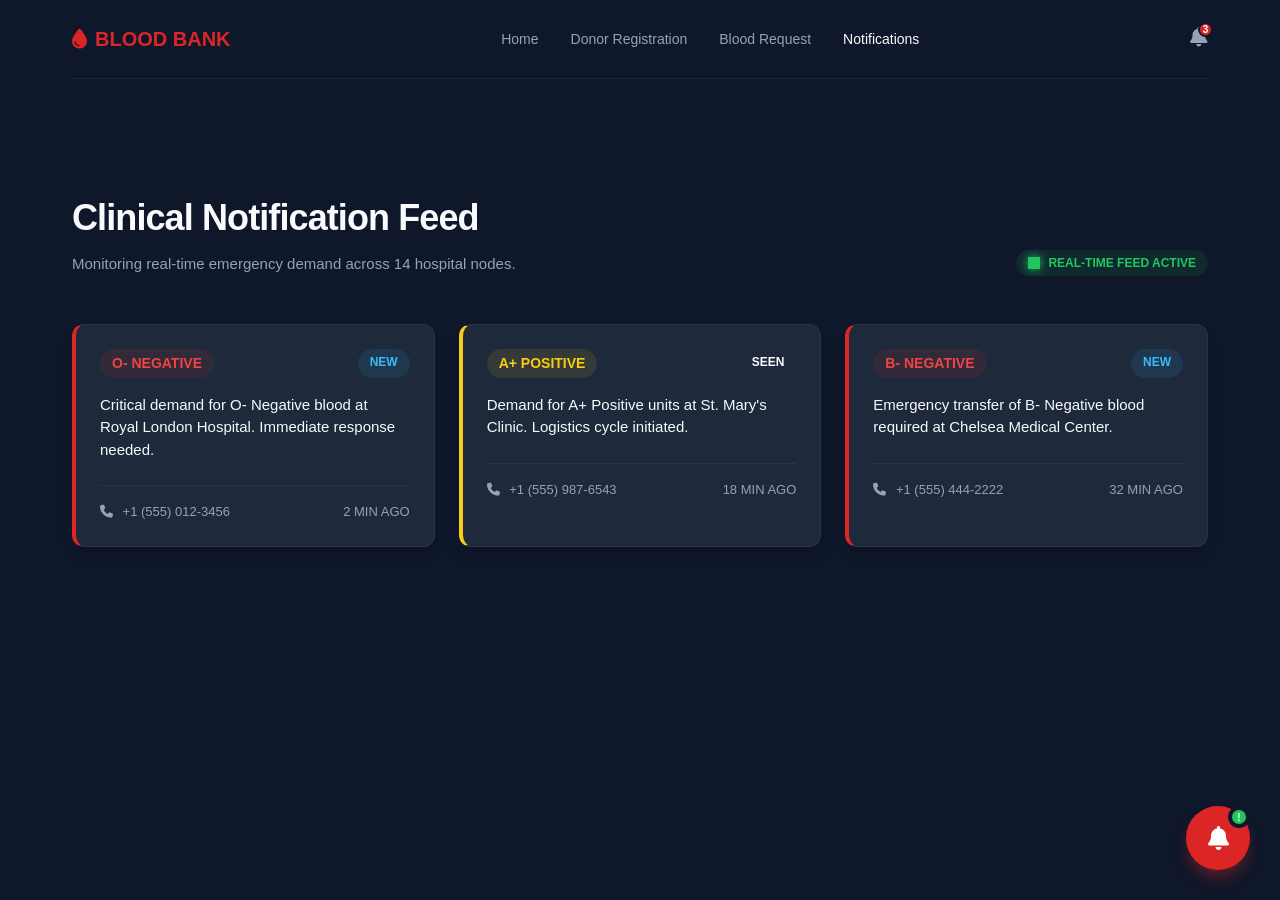
<file: FRONTEND/dashboard.html>
<!DOCTYPE html>
<html lang="en">
<head>
    <meta charset="UTF-8">
    <meta name="viewport" content="width=device-width, initial-scale=1.0">
    <title>Notification Dashboard | Smart Blood Bank</title>
    <link rel="stylesheet" href="styles.css">
    <link rel="stylesheet" href="https://cdnjs.cloudflare.com/ajax/libs/font-awesome/6.4.0/css/all.min.css">
</head>
<body style="background-color: var(--bg-main);">
    <div class="container">
        <nav class="navbar">
            <div class="logo">
                <i class="fa-solid fa-droplet"></i> BLOOD BANK
            </div>
            <div class="nav-links">
                <a href="index.html" class="nav-link">Home</a>
                <a href="register.html" class="nav-link">Donor Registration</a>
                <a href="request.html" class="nav-link">Blood Request</a>
                <a href="dashboard.html" class="nav-link active">Notifications</a>
            </div>
            <div style="position: relative; cursor: pointer;">
                <i class="fa-solid fa-bell" style="font-size: 1.25rem; color: var(--text-muted);"></i>
                <div style="position: absolute; top: -5px; right: -5px; width: 15px; height: 15px; background: var(--primary); border-radius: 50%; border: 2px solid var(--bg-main); font-size: 0.625rem; font-weight: 800; display: flex; align-items: center; justify-content: center; color: white;">3</div>
            </div>
        </nav>

        <main style="padding: 4rem 0;">
            <div style="display: flex; justify-content: space-between; align-items: flex-end; margin-bottom: 3rem;">
                <div>
                    <h1 style="font-size: 2.25rem; margin-bottom: 0.5rem;">Clinical Notification Feed</h1>
                    <p style="font-size: 0.9375rem; color: var(--text-muted);">Monitoring real-time emergency demand across 14 hospital nodes.</p>
                </div>
                <div class="badge badge-green" style="display: inline-flex; align-items: center; gap: 8px;">
                    <i class="fa-solid fa-circle dot-active" style="display: inline-block;"></i> Real-time Feed Active
                </div>
            </div>

            <div class="grid grid-3" id="notifFeed">
                <!-- Notification 1 -->
                <div class="card notif-card" style="border-left: 4px solid var(--primary);">
                    <div class="notif-header">
                        <span class="badge badge-red" style="font-size: 0.875rem;">O- Negative</span>
                        <span class="badge badge-blue">New</span>
                    </div>
                    <p style="font-size: 0.9375rem; margin-bottom: 1.5rem; font-weight: 500;">Critical demand for O- Negative blood at Royal London Hospital. Immediate response needed.</p>
                    <div style="border-top: 1px solid var(--border); padding-top: 1rem; display: flex; justify-content: space-between; align-items: center; font-size: 0.8125rem;">
                        <div style="color: var(--text-muted);">
                            <i class="fa-solid fa-phone" style="margin-right: 6px;"></i> +1 (555) 012-3456
                        </div>
                        <div style="color: var(--text-muted); text-transform: uppercase;">2 Min Ago</div>
                    </div>
                </div>

                <!-- Notification 2 -->
                <div class="card notif-card" style="border-left: 4px solid var(--warning);">
                    <div class="notif-header">
                        <span class="badge badge-blue" style="font-size: 0.875rem; color: var(--warning); background: rgba(250, 204, 21, 0.1);">A+ Positive</span>
                        <span class="badge">Seen</span>
                    </div>
                    <p style="font-size: 0.9375rem; margin-bottom: 1.5rem; font-weight: 500;">Demand for A+ Positive units at St. Mary's Clinic. Logistics cycle initiated.</p>
                    <div style="border-top: 1px solid var(--border); padding-top: 1rem; display: flex; justify-content: space-between; align-items: center; font-size: 0.8125rem;">
                        <div style="color: var(--text-muted);">
                            <i class="fa-solid fa-phone" style="margin-right: 6px;"></i> +1 (555) 987-6543
                        </div>
                        <div style="color: var(--text-muted); text-transform: uppercase;">18 Min Ago</div>
                    </div>
                </div>

                <!-- Notification 3 -->
                <div class="card notif-card" style="border-left: 4px solid var(--primary);">
                    <div class="notif-header">
                        <span class="badge badge-red" style="font-size: 0.875rem;">B- Negative</span>
                        <span class="badge badge-blue">New</span>
                    </div>
                    <p style="font-size: 0.9375rem; margin-bottom: 1.5rem; font-weight: 500;">Emergency transfer of B- Negative blood required at Chelsea Medical Center.</p>
                    <div style="border-top: 1px solid var(--border); padding-top: 1rem; display: flex; justify-content: space-between; align-items: center; font-size: 0.8125rem;">
                        <div style="color: var(--text-muted);">
                            <i class="fa-solid fa-phone" style="margin-right: 6px;"></i> +1 (555) 444-2222
                        </div>
                        <div style="color: var(--text-muted); text-transform: uppercase;">32 Min Ago</div>
                    </div>
                </div>
            </div>
        </main>
    </div>

    <!-- Floating action notification icon (from spec) -->
    <div style="position: fixed; bottom: 30px; right: 30px; width: 64px; height: 64px; background: var(--primary); border-radius: 50%; display: flex; align-items: center; justify-content: center; box-shadow: 0 10px 15px -3px rgba(220, 38, 38, 0.4); cursor: pointer; transition: 0.3s;" onmouseover="this.style.transform='scale(1.1)'" onmouseout="this.style.transform='scale(1)'">
        <i class="fa-solid fa-bell" style="color: white; font-size: 1.5rem;"></i>
        <div style="position: absolute; top: 0; right: 0; width: 22px; height: 22px; background: var(--success); border-radius: 50%; border: 4px solid var(--bg-main); display: flex; align-items: center; justify-content: center; font-size: 0.625rem; font-weight: 800; color: white;">!</div>
    </div>
</body>
</html>
</file>
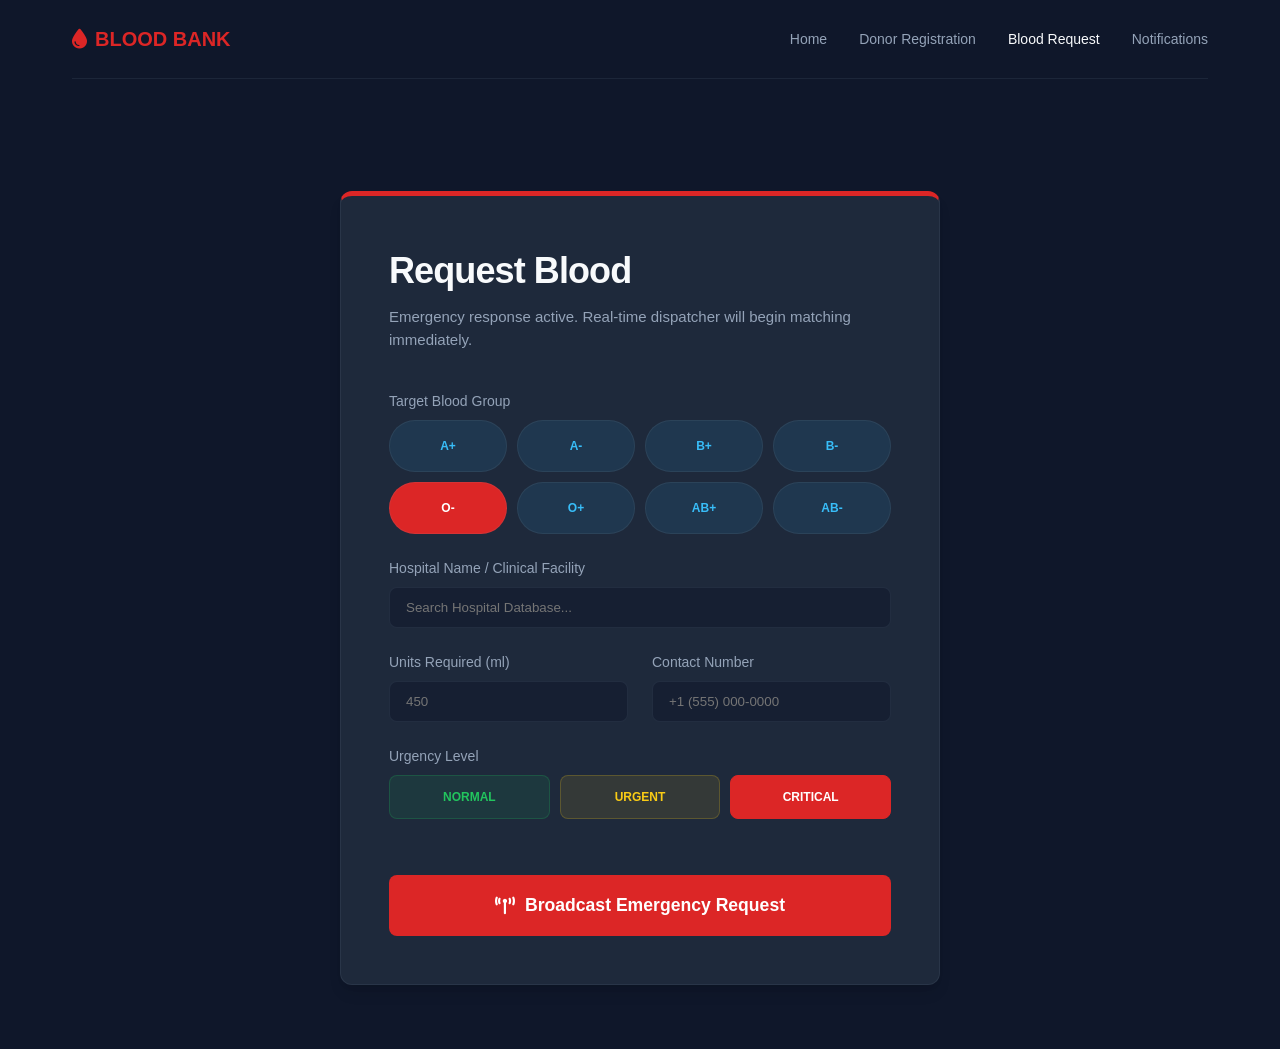
<file: FRONTEND/request.html>
<!DOCTYPE html>
<html lang="en">
<head>
    <meta charset="UTF-8">
    <meta name="viewport" content="width=device-width, initial-scale=1.0">
    <title>Blood Request | Smart Blood Bank</title>
    <link rel="stylesheet" href="styles.css">
    <link rel="stylesheet" href="https://cdnjs.cloudflare.com/ajax/libs/font-awesome/6.4.0/css/all.min.css">
</head>
<body style="background-color: var(--bg-main);">
    <div class="container">
        <nav class="navbar">
            <div class="logo">
                <i class="fa-solid fa-droplet"></i> BLOOD BANK
            </div>
            <div class="nav-links">
                <a href="index.html" class="nav-link">Home</a>
                <a href="register.html" class="nav-link">Donor Registration</a>
                <a href="request.html" class="nav-link active">Blood Request</a>
                <a href="dashboard.html" class="nav-link">Notifications</a>
            </div>
        </nav>

        <main style="max-width: 600px; margin: 0 auto; padding: 4rem 0;">
            <div class="card" style="padding: 3rem; border-top: 5px solid var(--primary);">
                <h1 style="font-size: 2.25rem; margin-bottom: 0.5rem;">Request Blood</h1>
                <p style="font-size: 0.9375rem; color: var(--text-muted); margin-bottom: 2.5rem;">Emergency response active. Real-time dispatcher will begin matching immediately.</p>

                <form id="requestForm">
                    <div class="form-group">
                        <label class="label">Target Blood Group</label>
                        <div style="display: grid; grid-template-columns: repeat(4, 1fr); gap: 10px; margin-top: 5px;">
                            <div class="badge badge-blue select-group" style="padding: 1rem; cursor: pointer; text-align: center; border: 1px solid var(--border);">A+</div>
                            <div class="badge badge-blue select-group" style="padding: 1rem; cursor: pointer; text-align: center; border: 1px solid var(--border);">A-</div>
                            <div class="badge badge-blue select-group" style="padding: 1rem; cursor: pointer; text-align: center; border: 1px solid var(--border);">B+</div>
                            <div class="badge badge-blue select-group" style="padding: 1rem; cursor: pointer; text-align: center; border: 1px solid var(--border);">B-</div>
                            <div class="badge badge-blue select-group" style="padding: 1rem; cursor: pointer; text-align: center; border: 1px solid var(--border); background: var(--primary); color: white;">O-</div>
                            <div class="badge badge-blue select-group" style="padding: 1rem; cursor: pointer; text-align: center; border: 1px solid var(--border);">O+</div>
                            <div class="badge badge-blue select-group" style="padding: 1rem; cursor: pointer; text-align: center; border: 1px solid var(--border);">AB+</div>
                            <div class="badge badge-blue select-group" style="padding: 1rem; cursor: pointer; text-align: center; border: 1px solid var(--border);">AB-</div>
                        </div>
                    </div>

                    <div class="form-group">
                        <label class="label">Hospital Name / Clinical Facility</label>
                        <input type="text" class="input" placeholder="Search Hospital Database..." required>
                    </div>

                    <div class="grid grid-2">
                        <div class="form-group">
                            <label class="label">Units Required (ml)</label>
                            <input type="number" class="input" placeholder="450" required>
                        </div>
                        <div class="form-group">
                            <label class="label">Contact Number</label>
                            <input type="tel" class="input" placeholder="+1 (555) 000-0000" required>
                        </div>
                    </div>

                    <div class="form-group">
                        <label class="label">Urgency Level</label>
                        <div style="display: flex; gap: 10px; margin-top: 5px;">
                            <div class="triage-btn" style="flex: 1; padding: 0.75rem; border-radius: 8px; font-size: 0.75rem; font-weight: 700; text-transform: uppercase; text-align: center; cursor: pointer; background: rgba(34, 197, 94, 0.1); color: var(--success); border: 1px solid rgba(34, 197, 94, 0.2);">Normal</div>
                            <div class="triage-btn" style="flex: 1; padding: 0.75rem; border-radius: 8px; font-size: 0.75rem; font-weight: 700; text-transform: uppercase; text-align: center; cursor: pointer; background: rgba(250, 204, 21, 0.1); color: var(--warning); border: 1px solid rgba(250, 204, 21, 0.2);">Urgent</div>
                            <div class="triage-btn active" style="flex: 1; padding: 0.75rem; border-radius: 8px; font-size: 0.75rem; font-weight: 700; text-transform: uppercase; text-align: center; cursor: pointer; background: var(--primary); color: white; border: 1px solid var(--primary);">Critical</div>
                        </div>
                    </div>

                    <button type="submit" class="btn btn-primary" style="width: 100%; padding: 1.25rem; font-size: 1.1rem; margin-top: 2rem;">
                        <i class="fa-solid fa-tower-broadcast" style="margin-right: 10px;"></i> Broadcast Emergency Request
                    </button>
                    
                    <div id="searchingFeedback" style="display: none; margin-top: 2rem; text-align: center; color: var(--accent); font-size: 0.8125rem; font-weight: 700; letter-spacing: 1px;">
                        <i class="fa-solid fa-spinner fa-spin"></i> PRE-SYNCING WITH DONOR NETWORK...
                    </div>
                </form>
            </div>
        </main>
    </div>

    <style>
        .triage-btn { transition: all 0.2s; }
    </style>

    <script>
        document.querySelectorAll('.select-group').forEach(badge => {
            badge.addEventListener('click', () => {
                document.querySelectorAll('.select-group').forEach(b => {
                    b.style.background = 'rgba(56, 189, 248, 0.1)';
                    b.style.color = '#38bdf8';
                });
                badge.style.background = 'var(--primary)';
                badge.style.color = 'white';
            });
        });

        document.querySelectorAll('.triage-btn').forEach(btn => {
            btn.addEventListener('click', () => {
                document.querySelectorAll('.triage-btn').forEach(b => {
                    b.style.background = 'rgba(255, 255, 255, 0.05)';
                    b.style.color = 'var(--text-muted)';
                    b.style.borderColor = 'var(--border)';
                });
                btn.style.background = 'var(--primary)';
                btn.style.color = 'white';
                btn.style.borderColor = 'var(--primary)';
            });
        });

        document.getElementById('requestForm').addEventListener('submit', (e) => {
            e.preventDefault();
            const btn = e.target.querySelector('button');
            const feedback = document.getElementById('searchingFeedback');
            btn.innerHTML = '<i class="fa-solid fa-circle-notch fa-spin"></i> Searching for donors...';
            btn.style.background = 'var(--accent)';
            feedback.style.display = 'block';
            setTimeout(() => {
                window.location.href = 'dashboard.html';
            }, 2000);
        });
    </script>
</body>
</html>
</file>
<file: styles.css>
:root {
    --bg-deep: #070911;
    --bg-card: rgba(18, 22, 35, 0.7);
    --accent-red: #ea3323;
    --accent-blue: #38bdf8;
    --text-primary: #ffffff;
    --text-secondary: #8a8f9e;
    --border-color: rgba(255, 255, 255, 0.08);
    --glass: rgba(255, 255, 255, 0.03);
    --sidebar-width: 280px;
}

* {
    margin: 0;
    padding: 0;
    box-sizing: border-box;
    font-family: 'Inter', system-ui, -apple-system, sans-serif;
}

body {
    background-color: var(--bg-deep);
    color: var(--text-primary);
    overflow-x: hidden;
    letter-spacing: -0.01em;
}

.container {
    max-width: 1400px;
    margin: 0 auto;
    padding: 0 2rem;
}

/* Glassmorphism Cards */
.glass-card {
    background: var(--bg-card);
    backdrop-filter: blur(12px);
    border: 1px solid var(--border-color);
    border-radius: 12px;
    padding: 1.5rem;
    transition: all 0.3s ease;
}

.glass-card:hover {
    border-color: rgba(234, 51, 35, 0.3);
    background: rgba(18, 22, 35, 0.85);
}

/* Inputs */
.terminal-input {
    width: 100%;
    background: rgba(0, 0, 0, 0.3);
    border: 1px solid var(--border-color);
    border-radius: 8px;
    padding: 1.1rem;
    color: white;
    font-size: 0.875rem;
    transition: all 0.2s;
}

.terminal-input:focus {
    outline: none;
    border-color: var(--accent-red);
    box-shadow: 0 0 15px rgba(234, 51, 35, 0.1);
}

/* Buttons */
.btn-clinical {
    width: 100%;
    background: var(--accent-red);
    color: white;
    border: none;
    padding: 1.1rem;
    border-radius: 8px;
    font-weight: 700;
    font-size: 1rem;
    cursor: pointer;
    display: flex;
    align-items: center;
    justify-content: center;
    gap: 10px;
    transition: all 0.3s cubic-bezier(0.4, 0, 0.2, 1);
}

.btn-clinical:hover {
    transform: translateY(-2px);
    box-shadow: 0 10px 25px rgba(234, 51, 35, 0.4);
    filter: brightness(1.1);
}

.btn-secondary {
    background: rgba(255, 255, 255, 0.05);
    border: 1px solid var(--border-color);
    color: white;
    padding: 0.9rem;
    border-radius: 8px;
    font-weight: 600;
    cursor: pointer;
    transition: all 0.2s;
}

.btn-secondary:hover {
    background: rgba(255, 255, 255, 0.1);
}

/* Typography */
.label-clinical {
    display: block;
    font-size: 0.6875rem;
    font-weight: 800;
    color: var(--text-secondary);
    text-transform: uppercase;
    letter-spacing: 0.1em;
    margin-bottom: 0.75rem;
}

/* Indicators */
.dot-live {
    width: 8px;
    height: 8px;
    background: #4ade80;
    border-radius: 50%;
    display: inline-block;
    box-shadow: 0 0 10px #4ade80;
    margin-right: 8px;
}

.badge-surgical {
    padding: 0.2rem 0.6rem;
    border-radius: 4px;
    font-size: 0.625rem;
    font-weight: 900;
    text-transform: uppercase;
    background: rgba(234, 51, 35, 0.15);
    color: var(--accent-red);
}
</file>
<file: FRONTEND/styles.css>
:root {
    --bg-main: #0F172A;
    --bg-card: #1E293B;
    --primary: #DC2626;
    --primary-hover: #B91C1C;
    --accent: #38BDF8;
    --success: #22C55E;
    --warning: #FACC15;
    --text-main: #F8FAFC;
    --text-muted: #94A3B8;
    --border: rgba(148, 163, 184, 0.1);
    --shadow: 0 10px 15px -3px rgba(0, 0, 0, 0.1), 0 4px 6px -2px rgba(0, 0, 0, 0.05);
}

* {
    margin: 0;
    padding: 0;
    box-sizing: border-box;
    font-family: 'Inter', -apple-system, sans-serif;
}

body {
    background-color: var(--bg-main);
    color: var(--text-main);
    line-height: 1.5;
    -webkit-font-smoothing: antialiased;
}

.container {
    max-width: 1200px;
    margin: 0 auto;
    padding: 0 2rem;
}

/* Typography */
h1, h2, h3 {
    font-weight: 700;
    letter-spacing: -0.025em;
}

/* Buttons */
.btn {
    display: inline-flex;
    align-items: center;
    justify-content: center;
    padding: 0.75rem 1.5rem;
    border-radius: 8px;
    font-weight: 600;
    transition: all 0.2s cubic-bezier(0.4, 0, 0.2, 1);
    cursor: pointer;
    text-decoration: none;
    border: none;
}

.btn-primary {
    background-color: var(--primary);
    color: white;
}

.btn-primary:hover {
    background-color: var(--primary-hover);
    transform: translateY(-1px);
    box-shadow: 0 4px 12px rgba(220, 38, 38, 0.3);
}

.btn-outline {
    background-color: transparent;
    border: 1px solid var(--border);
    color: var(--text-main);
}

.btn-outline:hover {
    background-color: rgba(255, 255, 255, 0.05);
}

/* Cards */
.card {
    background: var(--bg-card);
    border: 1px solid var(--border);
    border-radius: 12px;
    padding: 1.5rem;
    box-shadow: var(--shadow);
}

/* Navigation */
.navbar {
    display: flex;
    justify-content: space-between;
    align-items: center;
    padding: 1.5rem 0;
    border-bottom: 1px solid var(--border);
    margin-bottom: 3rem;
}

.logo {
    font-size: 1.25rem;
    font-weight: 800;
    color: var(--primary);
    display: flex;
    align-items: center;
    gap: 8px;
}

.nav-links {
    display: flex;
    gap: 2rem;
}

.nav-link {
    color: var(--text-muted);
    text-decoration: none;
    font-size: 0.875rem;
    font-weight: 500;
    transition: color 0.2s;
}

.nav-link:hover, .nav-link.active {
    color: var(--text-main);
}

/* Forms */
.form-group {
    margin-bottom: 1.5rem;
}

.label {
    display: block;
    font-size: 0.875rem;
    font-weight: 500;
    color: var(--text-muted);
    margin-bottom: 0.5rem;
}

.input {
    width: 100%;
    background: rgba(15, 23, 42, 0.5);
    border: 1px solid var(--border);
    border-radius: 8px;
    padding: 0.75rem 1rem;
    color: white;
    transition: border-color 0.2s;
}

.input:focus {
    outline: none;
    border-color: var(--accent);
}

/* Badges */
.badge {
    padding: 0.25rem 0.75rem;
    border-radius: 9999px;
    font-size: 0.75rem;
    font-weight: 600;
    text-transform: uppercase;
}

.badge-red { background: rgba(220, 38, 38, 0.1); color: #ef4444; }
.badge-blue { background: rgba(56, 189, 248, 0.1); color: #38bdf8; }
.badge-green { background: rgba(34, 197, 94, 0.1); color: #22c55e; }

/* Grid Layouts */
.grid {
    display: grid;
    gap: 1.5rem;
}

.grid-3 { grid-template-columns: repeat(3, 1fr); }
.grid-2 { grid-template-columns: repeat(2, 1fr); }

@media (max-width: 768px) {
    .grid-3, .grid-2 { grid-template-columns: 1fr; }
}

/* Notifications */
.notif-card {
    transition: transform 0.2s;
}

.notif-card:hover {
    transform: scale(1.01);
}

.notif-header {
    display: flex;
    justify-content: space-between;
    margin-bottom: 1rem;
}

/* Status dots */
.dot {
    width: 8px;
    height: 8px;
    border-radius: 50%;
    display: inline-block;
    margin-right: 6px;
}
.dot-active { background-color: var(--success); box-shadow: 0 0 8px var(--success); }
</file>
